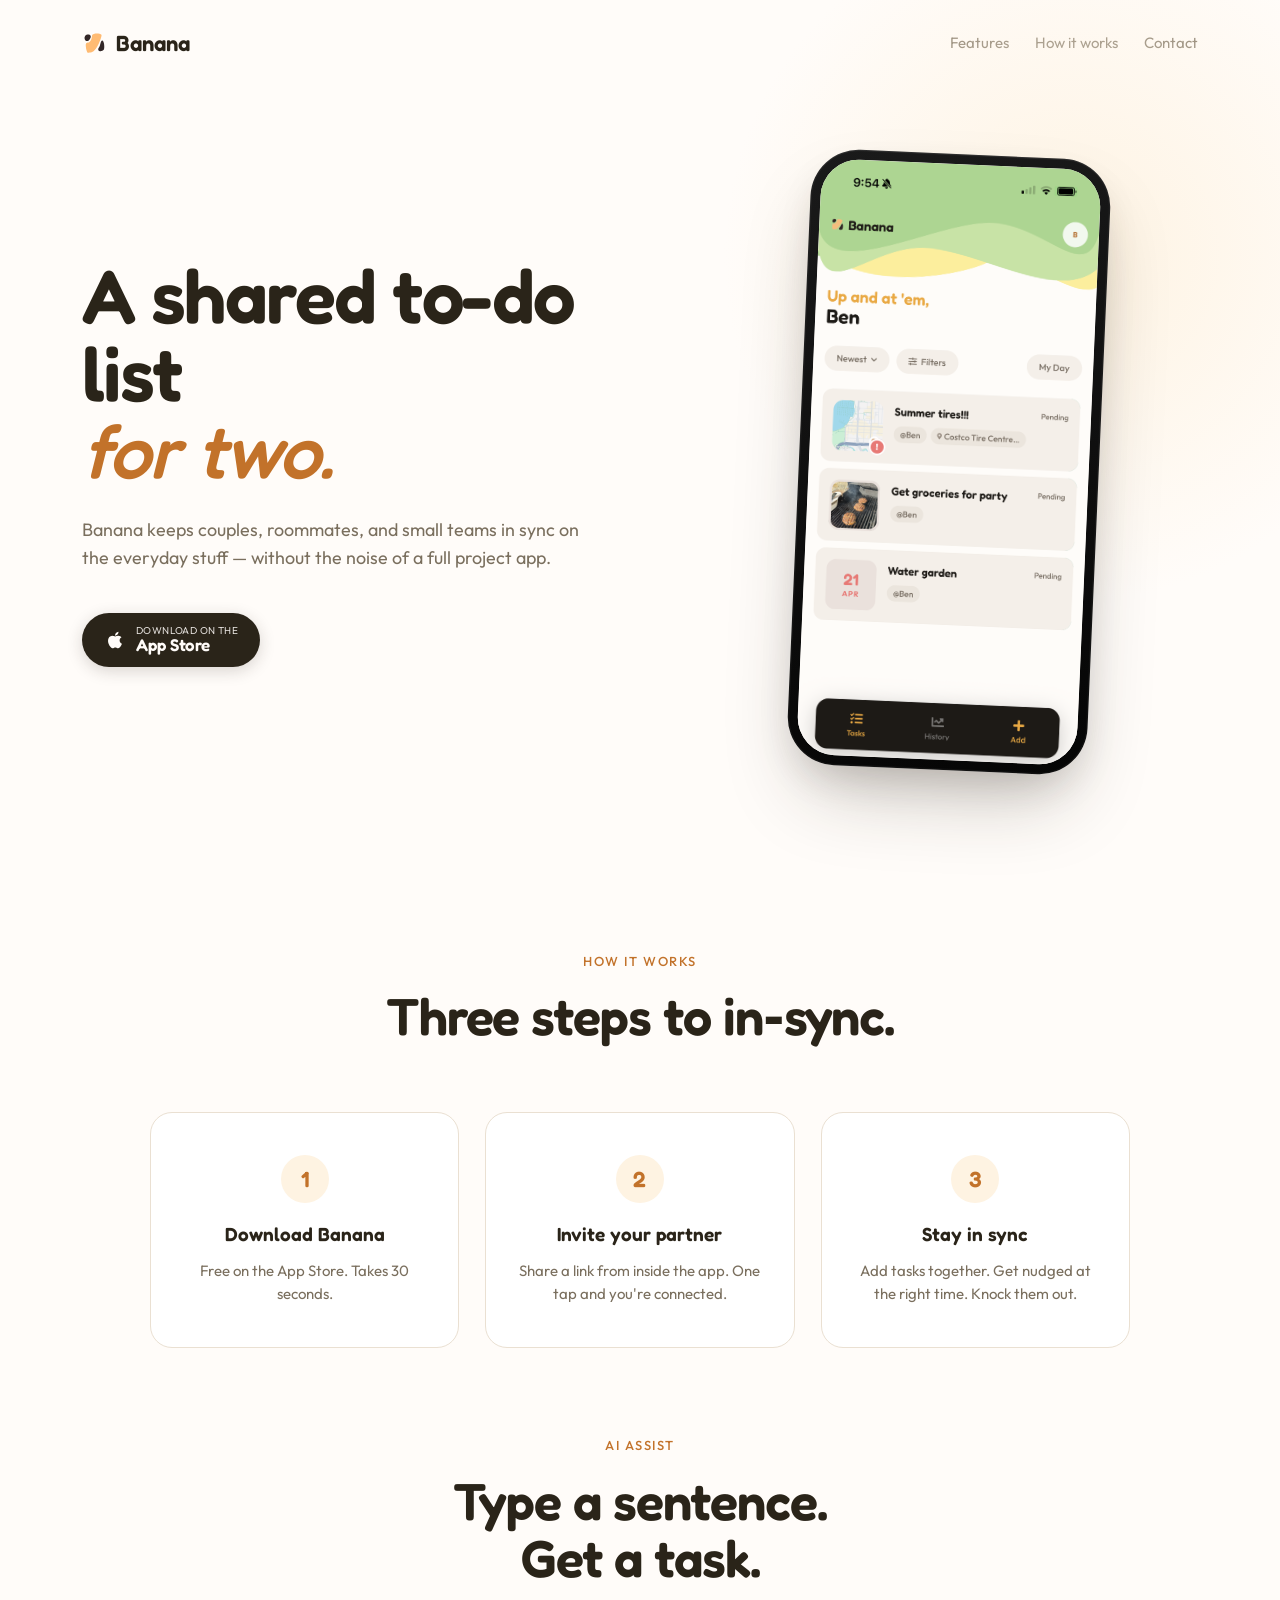
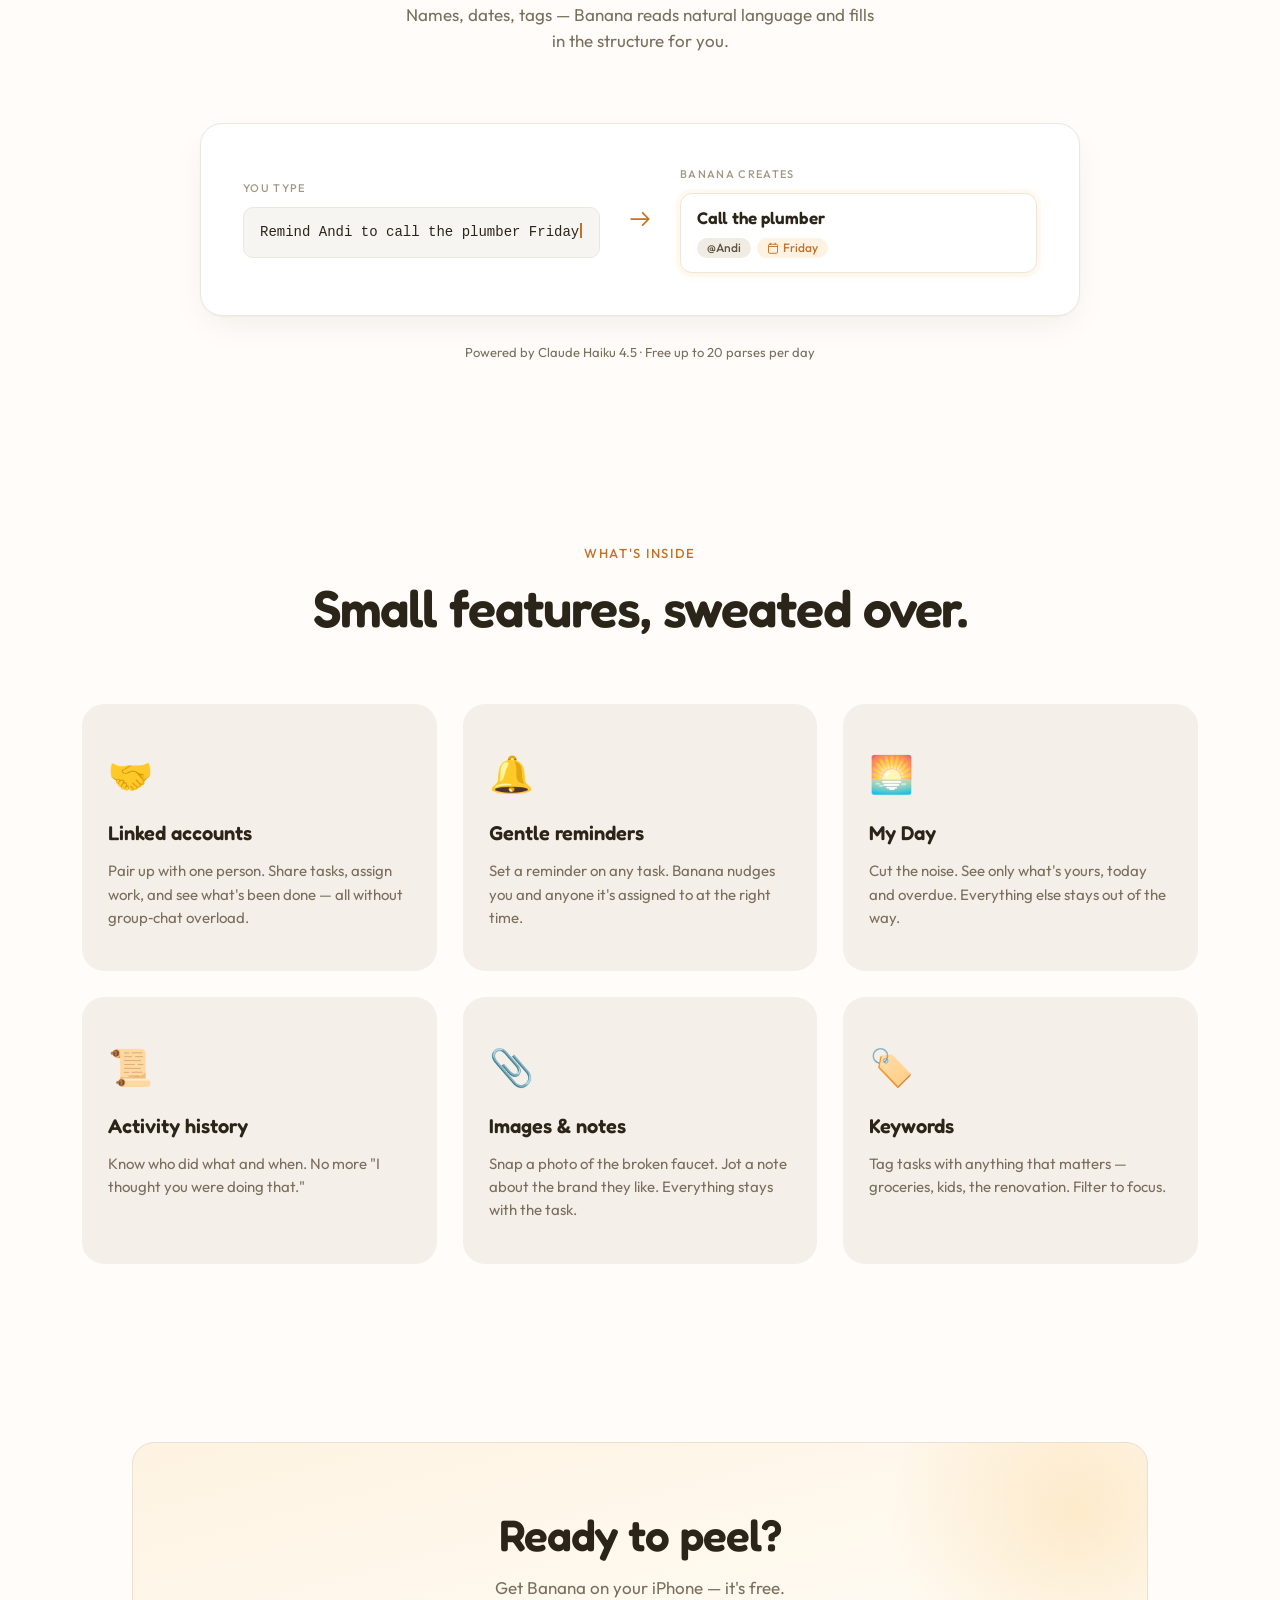
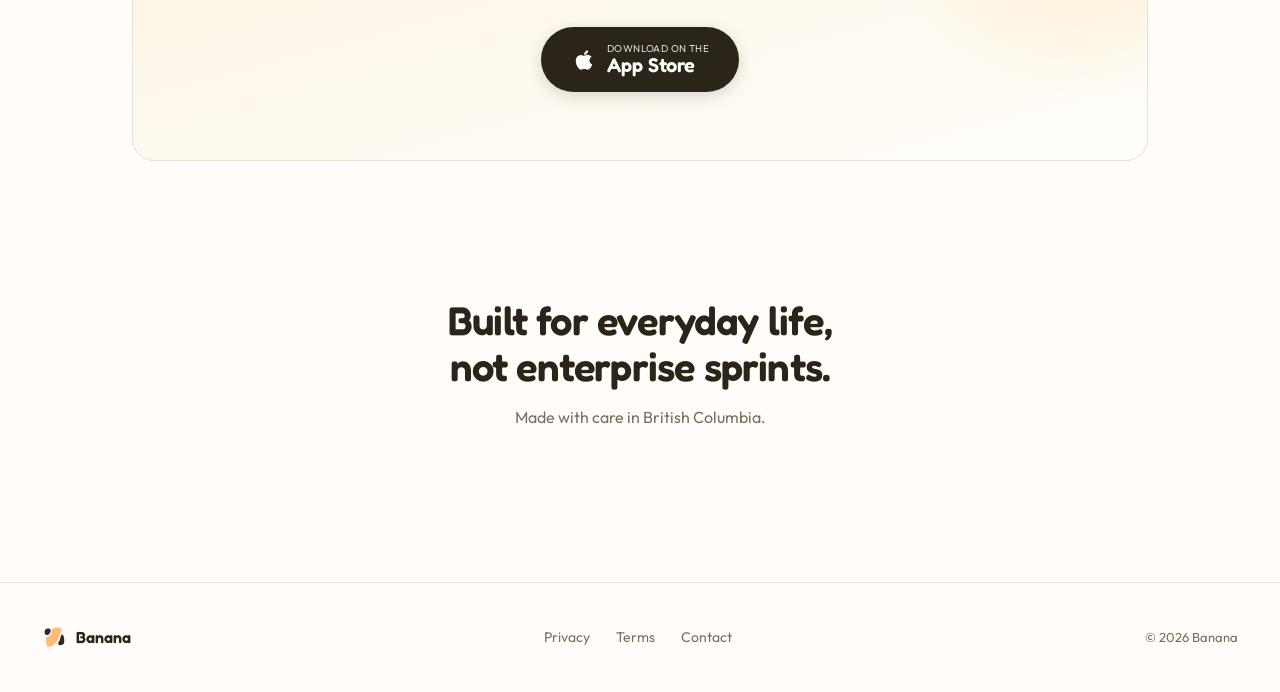
<file: index.html>
<!DOCTYPE html>
<html lang="en">
<head>
  <meta charset="UTF-8" />
  <meta name="viewport" content="width=device-width, initial-scale=1.0" />
  <title>Banana — A shared to-do list for two</title>
  <meta name="description" content="Banana is a beautifully simple shared to-do list for couples, partners, roommates, and small teams. Stay in sync on the everyday stuff — without the noise." />
  <meta property="og:title" content="Banana — A shared to-do list for two" />
  <meta property="og:description" content="Stay in sync on the everyday stuff. Available on the App Store." />
  <meta property="og:url" content="https://usebanana.app" />
  <meta property="og:type" content="website" />
  <meta name="theme-color" content="#FFFCF9" />
  <!-- Favicon: same illustrated banana mark used in the iOS app -->
  <link rel="icon" type="image/svg+xml" href="data:image/svg+xml,%3Csvg xmlns='http://www.w3.org/2000/svg' viewBox='0 0 22 19'%3E%3Cpath d='M3.84729 1.90096C5.08379 0.672387 8.02233 0.627667 8.72485 2.21876C9.20567 3.30773 8.65683 4.21719 7.92525 5.15832C6.97527 6.38041 5.60968 7.41045 4.24709 6.66783C2.71393 5.83223 2.6108 3.12954 3.84729 1.90096Z' fill='%23332727'/%3E%3Cpath d='M18.9584 16.956C17.7219 18.1846 14.7834 18.2293 14.0809 16.6382C13.6 15.5492 14.8221 14.335 15.5537 13.3938C16.5037 12.1718 17.5958 7.56656 18.9584 8.30919C20.4916 9.14478 20.1949 15.7274 18.9584 16.956Z' fill='%23332727'/%3E%3Cpath d='M3.84729 8.73754C4.41001 8.17942 4.98252 8.92725 7 8C9.41572 6.88971 10.0241 2.82731 10.3563 2.03282C11.0272 0.428525 17.3928 1 18.8321 2.90674C19.3701 3.61949 15.7948 10.6101 12.5 14.4285C9.37505 18.05 6.62074 17.9863 4.05188 17.4458C3.16005 17.2582 2.6108 9.96396 3.84729 8.73754Z' fill='%23FFBB73'/%3E%3C/svg%3E" />
  <link rel="preconnect" href="https://fonts.googleapis.com" />
  <link rel="preconnect" href="https://fonts.gstatic.com" crossorigin />
  <link href="https://fonts.googleapis.com/css2?family=Fredoka:wght@500;600;700&family=Outfit:wght@300;400;500;600&display=swap" rel="stylesheet" />
  <link rel="stylesheet" href="styles.css" />
</head>
<body>
  <!-- Shared SVG defs — referenced by <use> below -->
  <svg width="0" height="0" style="position:absolute" aria-hidden="true">
    <defs>
      <symbol id="logo-mark" viewBox="0 0 22 19">
        <path d="M3.84729 1.90096C5.08379 0.672387 8.02233 0.627667 8.72485 2.21876C9.20567 3.30773 8.65683 4.21719 7.92525 5.15832C6.97527 6.38041 5.60968 7.41045 4.24709 6.66783C2.71393 5.83223 2.6108 3.12954 3.84729 1.90096Z" fill="#332727"/>
        <path d="M18.9584 16.956C17.7219 18.1846 14.7834 18.2293 14.0809 16.6382C13.6 15.5492 14.8221 14.335 15.5537 13.3938C16.5037 12.1718 17.5958 7.56656 18.9584 8.30919C20.4916 9.14478 20.1949 15.7274 18.9584 16.956Z" fill="#332727"/>
        <path d="M3.84729 8.73754C4.41001 8.17942 4.98252 8.92725 7 8C9.41572 6.88971 10.0241 2.82731 10.3563 2.03282C11.0272 0.428525 17.3928 1 18.8321 2.90674C19.3701 3.61949 15.7948 10.6101 12.5 14.4285C9.37505 18.05 6.62074 17.9863 4.05188 17.4458C3.16005 17.2582 2.6108 9.96396 3.84729 8.73754Z" fill="#FFBB73"/>
      </symbol>
      <symbol id="apple-logo" viewBox="0 0 24 24">
        <path d="M17.05 20.28c-.98.95-2.05.8-3.08.35-1.09-.46-2.09-.48-3.24 0-1.44.62-2.2.44-3.06-.35C2.79 15.25 3.51 7.59 9.05 7.31c1.35.07 2.29.74 3.08.8 1.18-.24 2.31-.93 3.57-.84 1.51.12 2.65.72 3.4 1.8-3.12 1.87-2.38 5.98.48 7.13-.57 1.5-1.31 2.99-2.54 4.09zM12.03 7.25c-.15-2.23 1.66-4.07 3.74-4.25.29 2.58-2.34 4.5-3.74 4.25z" fill="currentColor"/>
      </symbol>
    </defs>
  </svg>

  <header class="site-header">
    <a class="logo" href="/">
      <svg class="logo-svg" aria-hidden="true"><use href="#logo-mark"/></svg>
      <span class="logo-text">Banana</span>
    </a>
    <nav class="site-nav">
      <a href="#features">Features</a>
      <a href="#how">How it works</a>
      <a href="mailto:help@usebanana.app">Contact</a>
    </nav>
  </header>

  <main>
    <!-- ============== HERO ============== -->
    <section class="hero">
      <div class="hero-layout">
        <div class="hero-text">
          <h1 class="hero-title">
            A shared to-do list<br />
            <span class="hero-accent">for two.</span>
          </h1>
          <p class="hero-sub">
            Banana keeps couples, roommates, and small teams in sync on the everyday stuff — without the noise of a full project app.
          </p>
          <div class="hero-cta">
            <a class="btn btn-primary" href="https://apps.apple.com/app/id6761231329" target="_blank" rel="noopener">
              <svg class="btn-icon" aria-hidden="true"><use href="#apple-logo"/></svg>
              <span class="btn-label">
                <span class="btn-tiny">Download on the</span>
                <span class="btn-big">App Store</span>
              </span>
            </a>
          </div>
        </div>
        <div class="hero-visual reveal">
          <div class="phone-frame">
            <div class="phone-screen">
              <img src="phone-screenshot.png" alt="Banana home screen showing three shared tasks: Summer tires, Get groceries for party, and Water garden." />
            </div>
          </div>
        </div>
      </div>
      <div class="hero-glow" aria-hidden="true"></div>
    </section>

    <!-- ============== HOW IT WORKS ============== -->
    <section id="how" class="steps">
      <div class="section-header">
        <span class="eyebrow">How it works</span>
        <h2>Three steps to in&#8209;sync.</h2>
      </div>
      <div class="steps-grid">
        <div class="step-card reveal">
          <div class="step-number">1</div>
          <h3>Download Banana</h3>
          <p>Free on the App Store. Takes 30 seconds.</p>
        </div>
        <div class="step-card reveal">
          <div class="step-number">2</div>
          <h3>Invite your partner</h3>
          <p>Share a link from inside the app. One tap and you're connected.</p>
        </div>
        <div class="step-card reveal">
          <div class="step-number">3</div>
          <h3>Stay in sync</h3>
          <p>Add tasks together. Get nudged at the right time. Knock them out.</p>
        </div>
      </div>
    </section>

    <!-- ============== PARSER SHOWCASE ============== -->
    <section id="parser" class="parser-showcase">
      <div class="section-header">
        <span class="eyebrow">AI Assist</span>
        <h2>Type a sentence.<br />Get a task.</h2>
        <p class="section-sub">Names, dates, tags — Banana reads natural language and fills in the structure for you.</p>
      </div>
      <div class="parser-demo reveal">
        <div class="demo-cell demo-cell-input">
          <div class="demo-label">You type</div>
          <div class="demo-input-box">
            <span class="demo-input-text">Remind Andi to call the plumber Friday</span><span class="demo-cursor" aria-hidden="true"></span>
          </div>
        </div>
        <div class="demo-arrow" aria-hidden="true">
          <svg viewBox="0 0 32 32" fill="none" xmlns="http://www.w3.org/2000/svg">
            <path d="M6 16h20m0 0l-7-7m7 7l-7 7" stroke="currentColor" stroke-width="2" stroke-linecap="round" stroke-linejoin="round"/>
          </svg>
        </div>
        <div class="demo-cell demo-cell-output">
          <div class="demo-label">Banana creates</div>
          <div class="demo-task-card">
            <div class="demo-task-title">Call the plumber</div>
            <div class="demo-task-meta">
              <span class="demo-chip demo-chip-assignee">@Andi</span>
              <span class="demo-chip demo-chip-date">
                <svg class="demo-chip-icon" viewBox="0 0 16 16" fill="none"><path d="M5 1.5v2M11 1.5v2M2 6h12M3.5 3h9a1.5 1.5 0 0 1 1.5 1.5v9A1.5 1.5 0 0 1 12.5 15h-9A1.5 1.5 0 0 1 2 13.5v-9A1.5 1.5 0 0 1 3.5 3z" stroke="currentColor" stroke-width="1.25" stroke-linecap="round"/></svg>
                Friday
              </span>
            </div>
          </div>
        </div>
      </div>
      <p class="parser-footnote">Powered by Claude Haiku 4.5 · Free up to 20 parses per day</p>
    </section>

    <!-- ============== FEATURES ============== -->
    <section id="features" class="features">
      <div class="section-header">
        <span class="eyebrow">What's inside</span>
        <h2>Small features, sweated over.</h2>
      </div>
      <div class="feature-grid">
        <article class="feature-card reveal">
          <div class="feature-icon">🤝</div>
          <h3>Linked accounts</h3>
          <p>Pair up with one person. Share tasks, assign work, and see what's been done — all without group&#8209;chat overload.</p>
        </article>
        <article class="feature-card reveal">
          <div class="feature-icon">🔔</div>
          <h3>Gentle reminders</h3>
          <p>Set a reminder on any task. Banana nudges you and anyone it's assigned to at the right time.</p>
        </article>
        <article class="feature-card reveal">
          <div class="feature-icon">🌅</div>
          <h3>My Day</h3>
          <p>Cut the noise. See only what's yours, today and overdue. Everything else stays out of the way.</p>
        </article>
        <article class="feature-card reveal">
          <div class="feature-icon">📜</div>
          <h3>Activity history</h3>
          <p>Know who did what and when. No more "I thought you were doing that."</p>
        </article>
        <article class="feature-card reveal">
          <div class="feature-icon">📎</div>
          <h3>Images & notes</h3>
          <p>Snap a photo of the broken faucet. Jot a note about the brand they like. Everything stays with the task.</p>
        </article>
        <article class="feature-card reveal">
          <div class="feature-icon">🏷️</div>
          <h3>Keywords</h3>
          <p>Tag tasks with anything that matters — groceries, kids, the renovation. Filter to focus.</p>
        </article>
      </div>
    </section>

    <!-- ============== CTA BANNER ============== -->
    <section class="cta-banner reveal">
      <div class="cta-inner">
        <h2>Ready to peel?</h2>
        <p>Get Banana on your iPhone — it's free.</p>
        <a class="btn btn-primary btn-lg" href="https://apps.apple.com/app/id6761231329" target="_blank" rel="noopener">
          <svg class="btn-icon" aria-hidden="true"><use href="#apple-logo"/></svg>
          <span class="btn-label">
            <span class="btn-tiny">Download on the</span>
            <span class="btn-big">App Store</span>
          </span>
        </a>
      </div>
    </section>

    <!-- ============== CLOSING ============== -->
    <section class="closing">
      <div class="closing-inner">
        <h2>Built for everyday life,<br />not enterprise sprints.</h2>
        <p>Made with care in British Columbia.</p>
      </div>
    </section>
  </main>

  <footer class="site-footer">
    <div class="footer-inner">
      <div class="footer-brand">
        <svg class="logo-svg" aria-hidden="true"><use href="#logo-mark"/></svg>
        <span>Banana</span>
      </div>
      <nav class="footer-nav">
        <a href="/privacy.html">Privacy</a>
        <a href="/terms.html">Terms</a>
        <a href="mailto:help@usebanana.app">Contact</a>
      </nav>
      <div class="footer-meta">© 2026 Banana</div>
    </div>
  </footer>

  <!-- Reveal-on-scroll. Respects prefers-reduced-motion (CSS gate). -->
  <script>
    (function () {
      var reduced = window.matchMedia && window.matchMedia('(prefers-reduced-motion: reduce)').matches;
      var els = document.querySelectorAll('.reveal');
      if (reduced || !('IntersectionObserver' in window)) {
        els.forEach(function (el) { el.classList.add('is-visible'); });
        return;
      }
      var obs = new IntersectionObserver(function (entries) {
        entries.forEach(function (e) {
          if (e.isIntersecting) {
            e.target.classList.add('is-visible');
            obs.unobserve(e.target);
          }
        });
      }, { rootMargin: '0px 0px -8% 0px', threshold: 0.05 });
      els.forEach(function (el) { obs.observe(el); });
    })();
  </script>
</body>
</html>
</file>
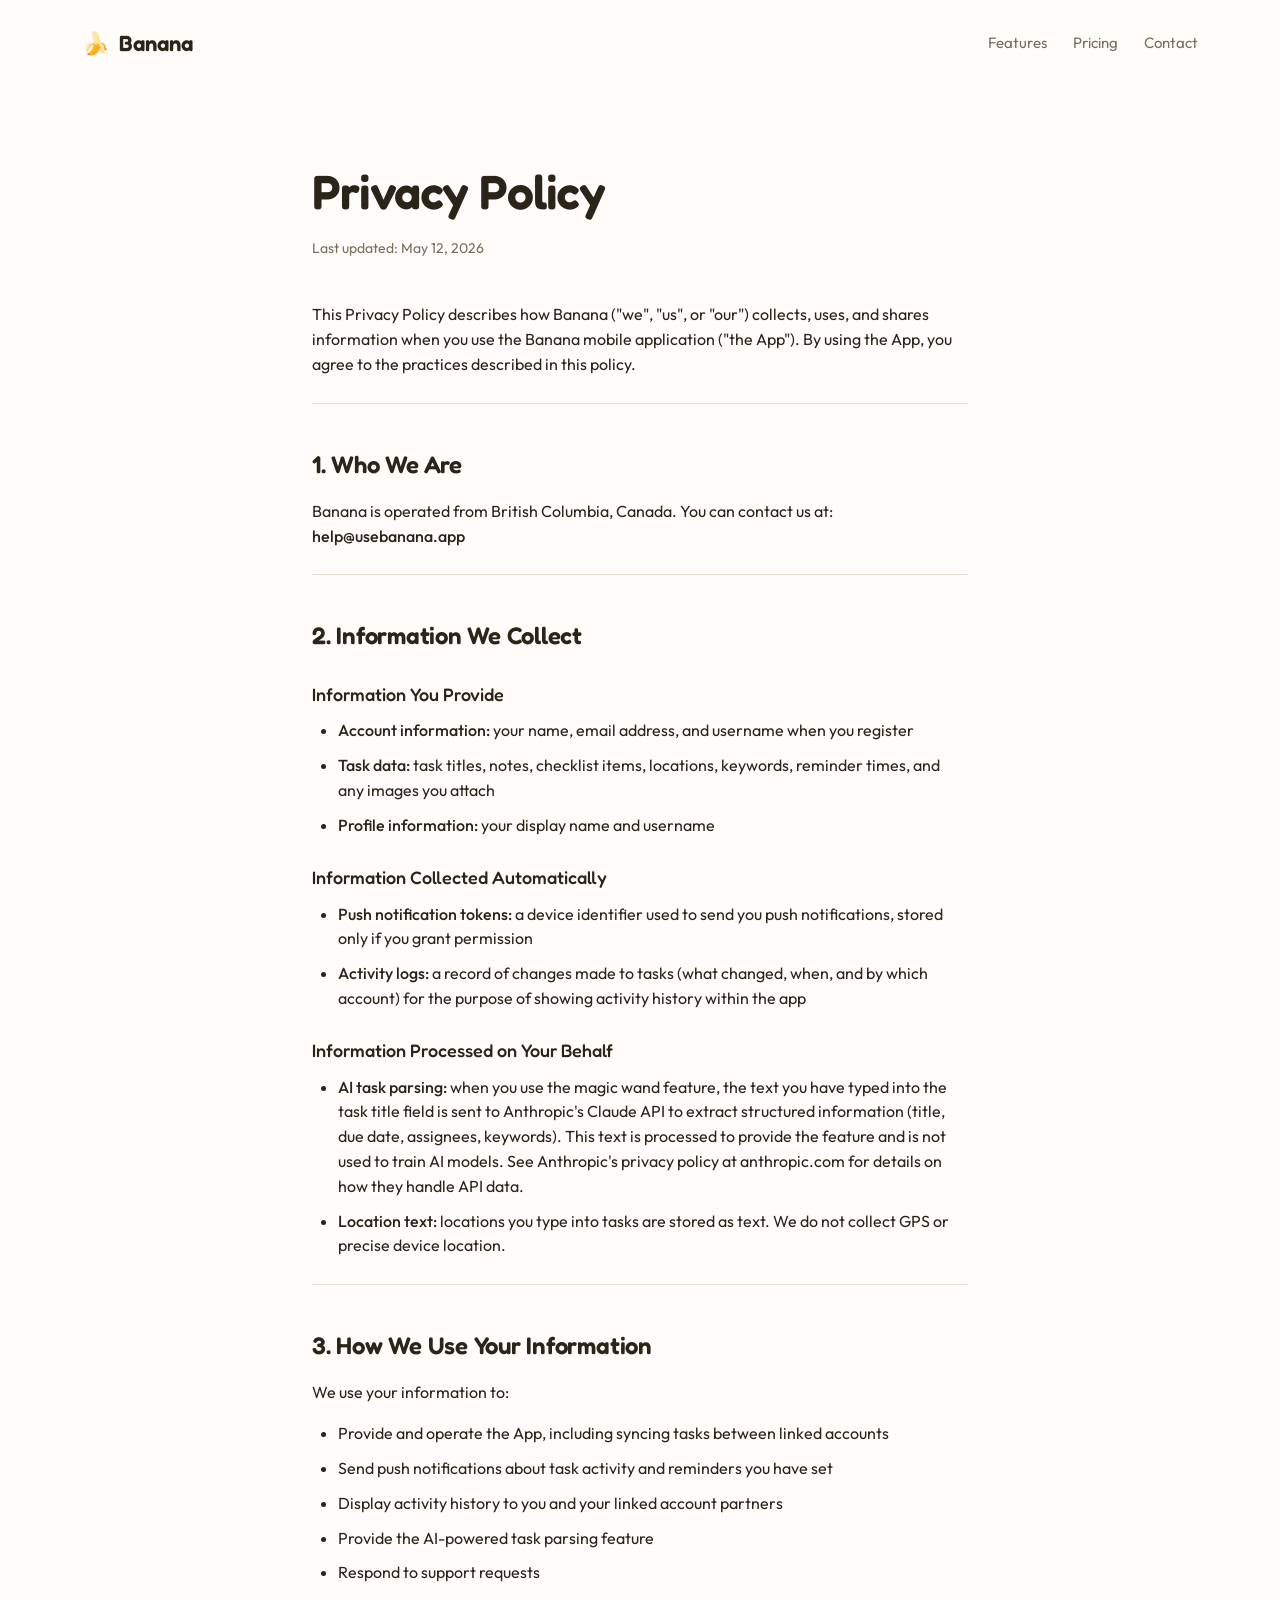
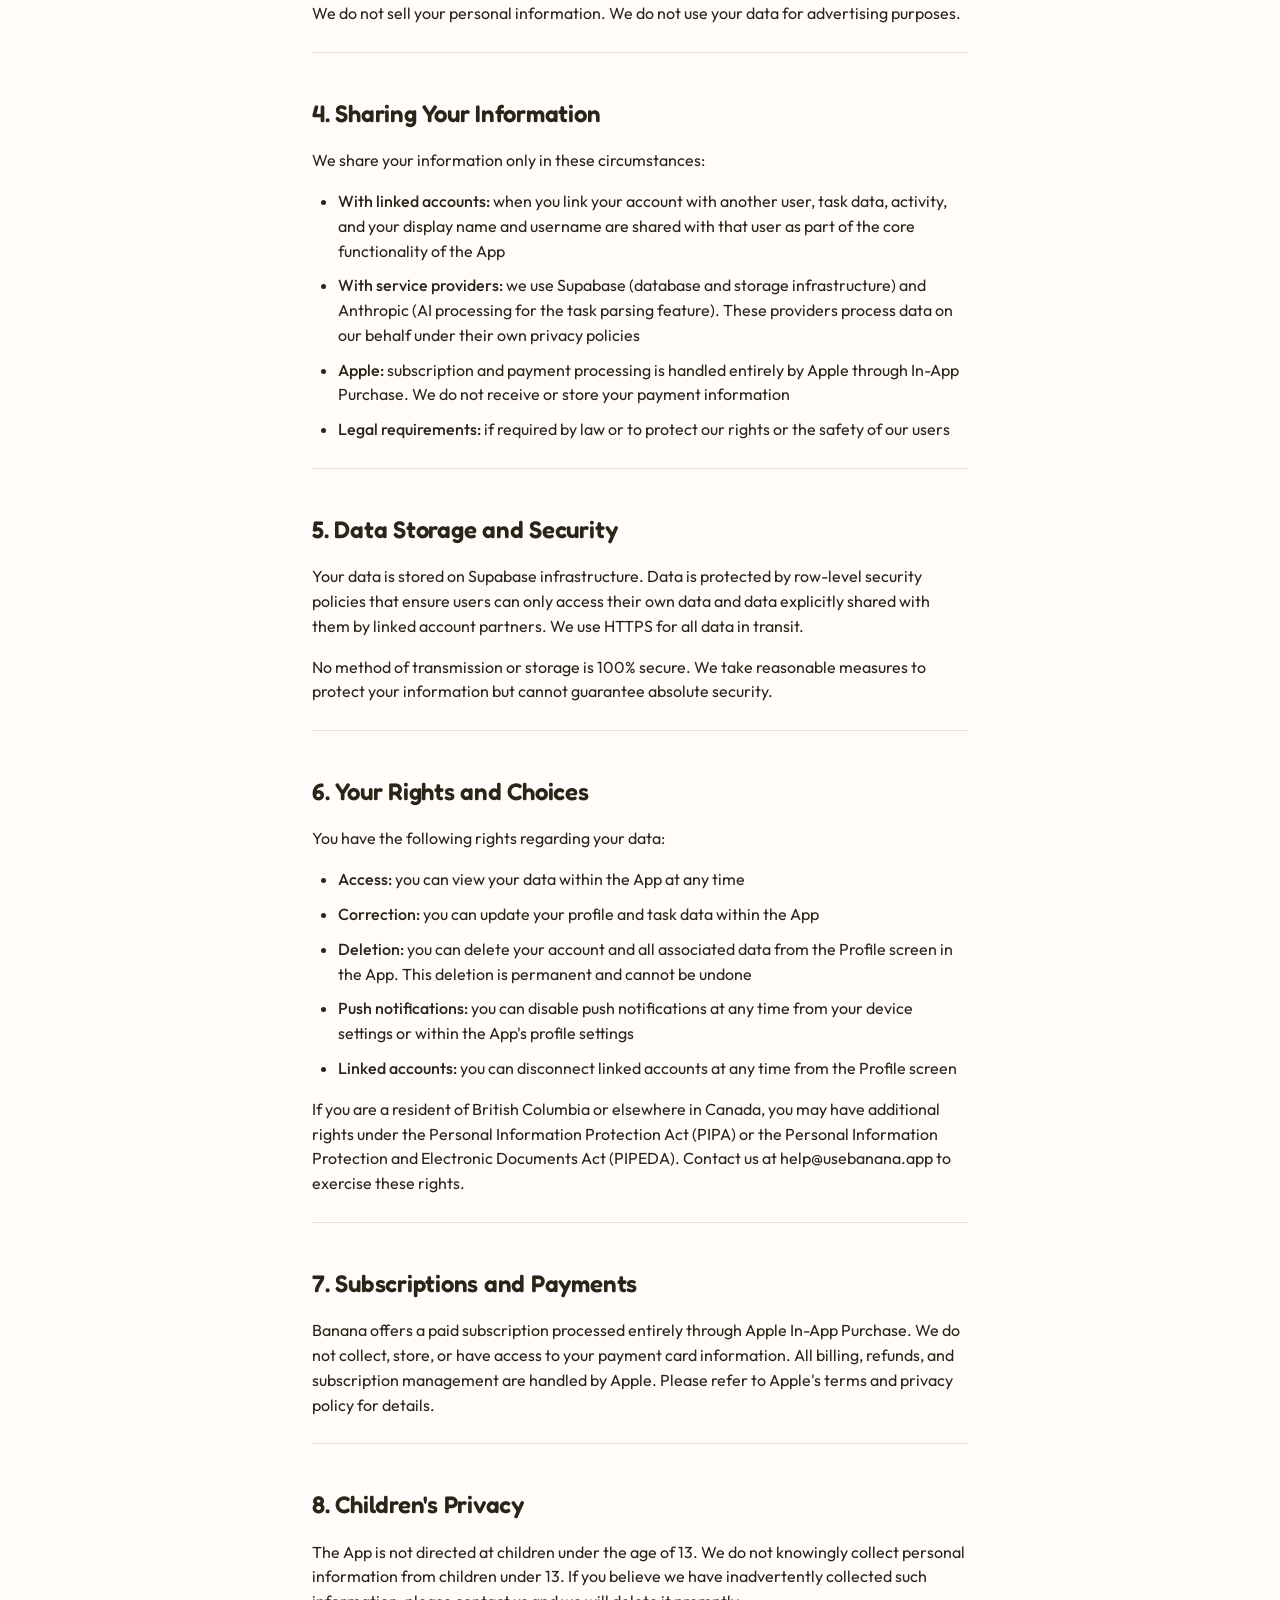
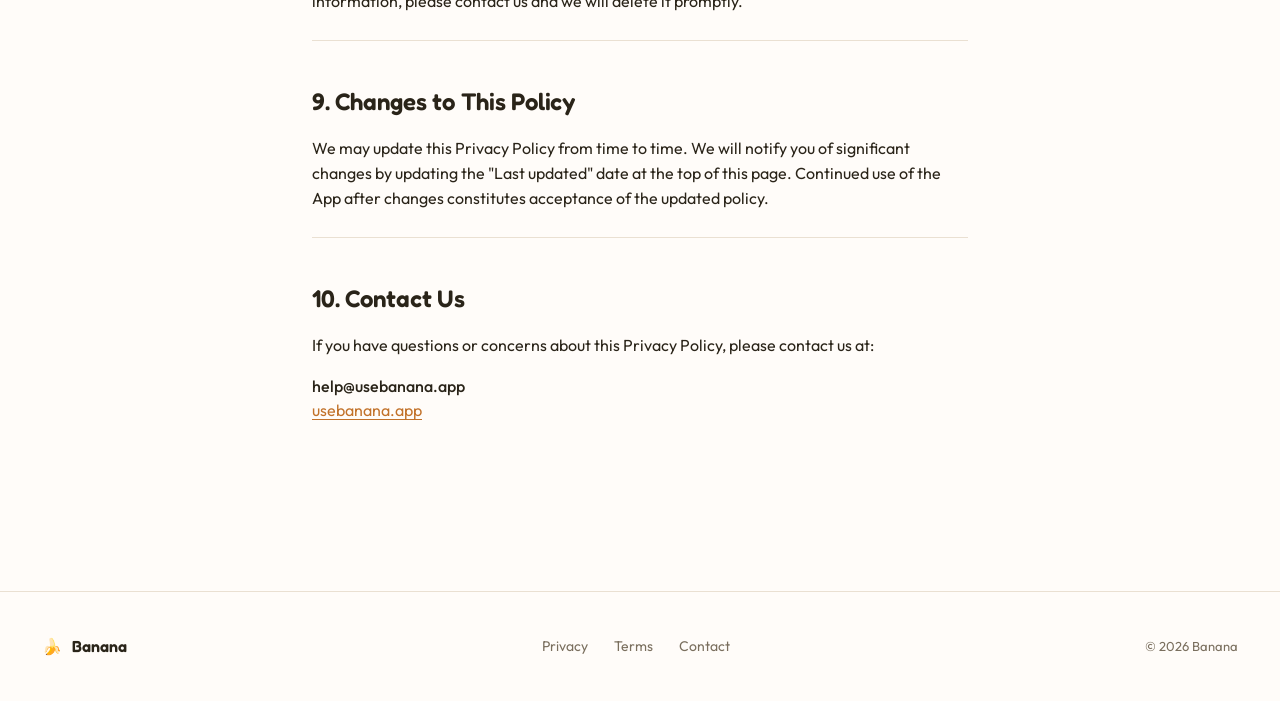
<file: privacy.html>
<!DOCTYPE html>
<html lang="en">
<head>
  <meta charset="UTF-8" />
  <meta name="viewport" content="width=device-width, initial-scale=1.0" />
  <title>Privacy Policy — Banana</title>
  <meta name="description" content="Banana's privacy policy: what we collect, how we use it, and your rights." />
  <link rel="icon" href="data:image/svg+xml,%3Csvg xmlns='http://www.w3.org/2000/svg' viewBox='0 0 100 100'%3E%3Ctext y='.9em' font-size='90'%3E🍌%3C/text%3E%3C/svg%3E" />
  <link rel="preconnect" href="https://fonts.googleapis.com" />
  <link rel="preconnect" href="https://fonts.gstatic.com" crossorigin />
  <link href="https://fonts.googleapis.com/css2?family=Fredoka:wght@500;600;700&family=Outfit:wght@300;400;500;600&display=swap" rel="stylesheet" />
  <link rel="stylesheet" href="styles.css" />
</head>
<body>
  <header class="site-header">
    <a class="logo" href="/">
      <span class="logo-mark" aria-hidden="true">🍌</span>
      <span class="logo-text">Banana</span>
    </a>
    <nav class="site-nav">
      <a href="/#features">Features</a>
      <a href="/#pricing">Pricing</a>
      <a href="mailto:help@usebanana.app">Contact</a>
    </nav>
  </header>

  <main class="legal-page">
    <h1>Privacy Policy</h1>
    <div class="legal-meta">Last updated: May 12, 2026</div>

    <p>This Privacy Policy describes how Banana ("we", "us", or "our") collects, uses, and shares information when you use the Banana mobile application ("the App"). By using the App, you agree to the practices described in this policy.</p>

    <hr />

    <h2>1. Who We Are</h2>
    <p>Banana is operated from British Columbia, Canada. You can contact us at: <strong>help@usebanana.app</strong></p>

    <hr />

    <h2>2. Information We Collect</h2>

    <h3>Information You Provide</h3>
    <ul>
      <li><strong>Account information:</strong> your name, email address, and username when you register</li>
      <li><strong>Task data:</strong> task titles, notes, checklist items, locations, keywords, reminder times, and any images you attach</li>
      <li><strong>Profile information:</strong> your display name and username</li>
    </ul>

    <h3>Information Collected Automatically</h3>
    <ul>
      <li><strong>Push notification tokens:</strong> a device identifier used to send you push notifications, stored only if you grant permission</li>
      <li><strong>Activity logs:</strong> a record of changes made to tasks (what changed, when, and by which account) for the purpose of showing activity history within the app</li>
    </ul>

    <h3>Information Processed on Your Behalf</h3>
    <ul>
      <li><strong>AI task parsing:</strong> when you use the magic wand feature, the text you have typed into the task title field is sent to Anthropic's Claude API to extract structured information (title, due date, assignees, keywords). This text is processed to provide the feature and is not used to train AI models. See Anthropic's privacy policy at anthropic.com for details on how they handle API data.</li>
      <li><strong>Location text:</strong> locations you type into tasks are stored as text. We do not collect GPS or precise device location.</li>
    </ul>

    <hr />

    <h2>3. How We Use Your Information</h2>
    <p>We use your information to:</p>
    <ul>
      <li>Provide and operate the App, including syncing tasks between linked accounts</li>
      <li>Send push notifications about task activity and reminders you have set</li>
      <li>Display activity history to you and your linked account partners</li>
      <li>Provide the AI-powered task parsing feature</li>
      <li>Respond to support requests</li>
    </ul>
    <p>We do not sell your personal information. We do not use your data for advertising purposes.</p>

    <hr />

    <h2>4. Sharing Your Information</h2>
    <p>We share your information only in these circumstances:</p>
    <ul>
      <li><strong>With linked accounts:</strong> when you link your account with another user, task data, activity, and your display name and username are shared with that user as part of the core functionality of the App</li>
      <li><strong>With service providers:</strong> we use Supabase (database and storage infrastructure) and Anthropic (AI processing for the task parsing feature). These providers process data on our behalf under their own privacy policies</li>
      <li><strong>Apple:</strong> subscription and payment processing is handled entirely by Apple through In-App Purchase. We do not receive or store your payment information</li>
      <li><strong>Legal requirements:</strong> if required by law or to protect our rights or the safety of our users</li>
    </ul>

    <hr />

    <h2>5. Data Storage and Security</h2>
    <p>Your data is stored on Supabase infrastructure. Data is protected by row-level security policies that ensure users can only access their own data and data explicitly shared with them by linked account partners. We use HTTPS for all data in transit.</p>
    <p>No method of transmission or storage is 100% secure. We take reasonable measures to protect your information but cannot guarantee absolute security.</p>

    <hr />

    <h2>6. Your Rights and Choices</h2>
    <p>You have the following rights regarding your data:</p>
    <ul>
      <li><strong>Access:</strong> you can view your data within the App at any time</li>
      <li><strong>Correction:</strong> you can update your profile and task data within the App</li>
      <li><strong>Deletion:</strong> you can delete your account and all associated data from the Profile screen in the App. This deletion is permanent and cannot be undone</li>
      <li><strong>Push notifications:</strong> you can disable push notifications at any time from your device settings or within the App's profile settings</li>
      <li><strong>Linked accounts:</strong> you can disconnect linked accounts at any time from the Profile screen</li>
    </ul>
    <p>If you are a resident of British Columbia or elsewhere in Canada, you may have additional rights under the Personal Information Protection Act (PIPA) or the Personal Information Protection and Electronic Documents Act (PIPEDA). Contact us at help@usebanana.app to exercise these rights.</p>

    <hr />

    <h2>7. Subscriptions and Payments</h2>
    <p>Banana offers a paid subscription processed entirely through Apple In-App Purchase. We do not collect, store, or have access to your payment card information. All billing, refunds, and subscription management are handled by Apple. Please refer to Apple's terms and privacy policy for details.</p>

    <hr />

    <h2>8. Children's Privacy</h2>
    <p>The App is not directed at children under the age of 13. We do not knowingly collect personal information from children under 13. If you believe we have inadvertently collected such information, please contact us and we will delete it promptly.</p>

    <hr />

    <h2>9. Changes to This Policy</h2>
    <p>We may update this Privacy Policy from time to time. We will notify you of significant changes by updating the "Last updated" date at the top of this page. Continued use of the App after changes constitutes acceptance of the updated policy.</p>

    <hr />

    <h2>10. Contact Us</h2>
    <p>If you have questions or concerns about this Privacy Policy, please contact us at:</p>
    <p>
      <strong>help@usebanana.app</strong><br />
      <a href="https://usebanana.app">usebanana.app</a>
    </p>
  </main>

  <footer class="site-footer">
    <div class="footer-inner">
      <div class="footer-brand">
        <span class="logo-mark" aria-hidden="true">🍌</span>
        <span>Banana</span>
      </div>
      <nav class="footer-nav">
        <a href="/privacy.html">Privacy</a>
        <a href="/terms.html">Terms</a>
        <a href="mailto:help@usebanana.app">Contact</a>
      </nav>
      <div class="footer-meta">© 2026 Banana</div>
    </div>
  </footer>
</body>
</html>
</file>
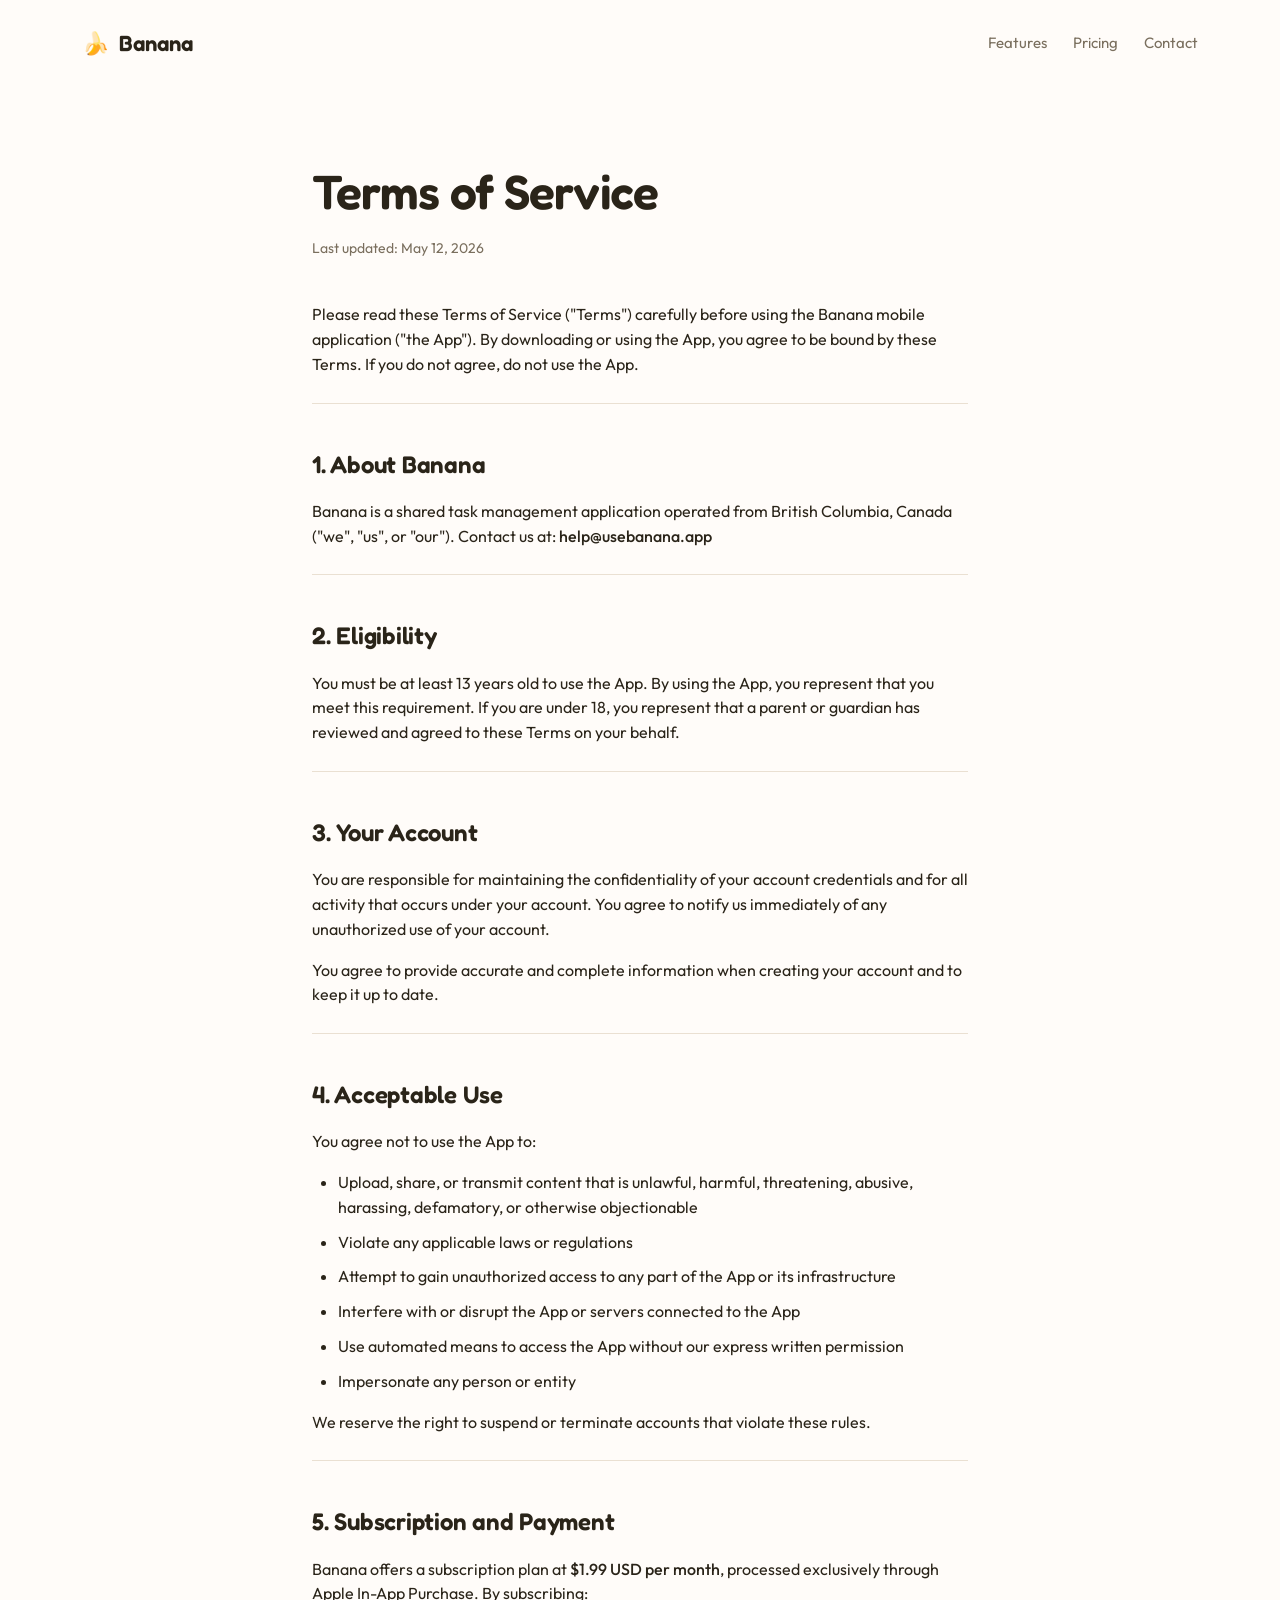
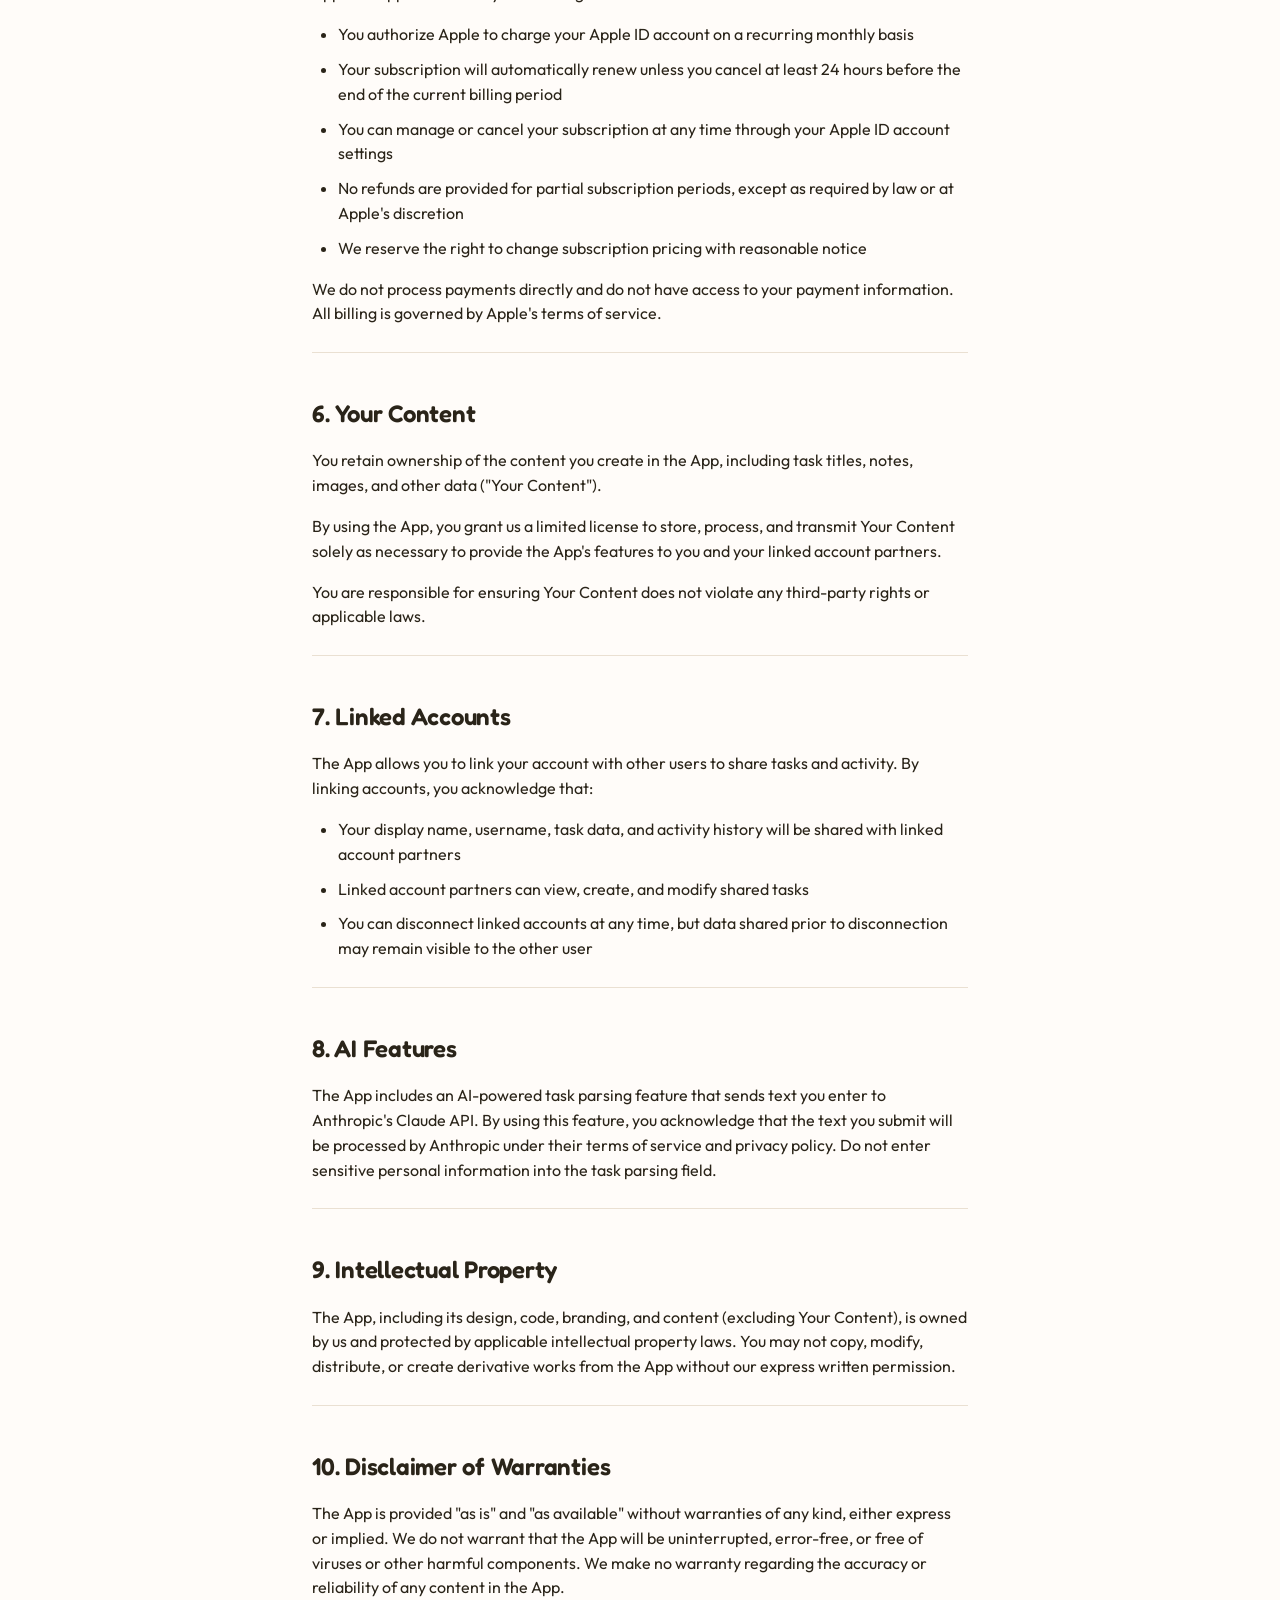
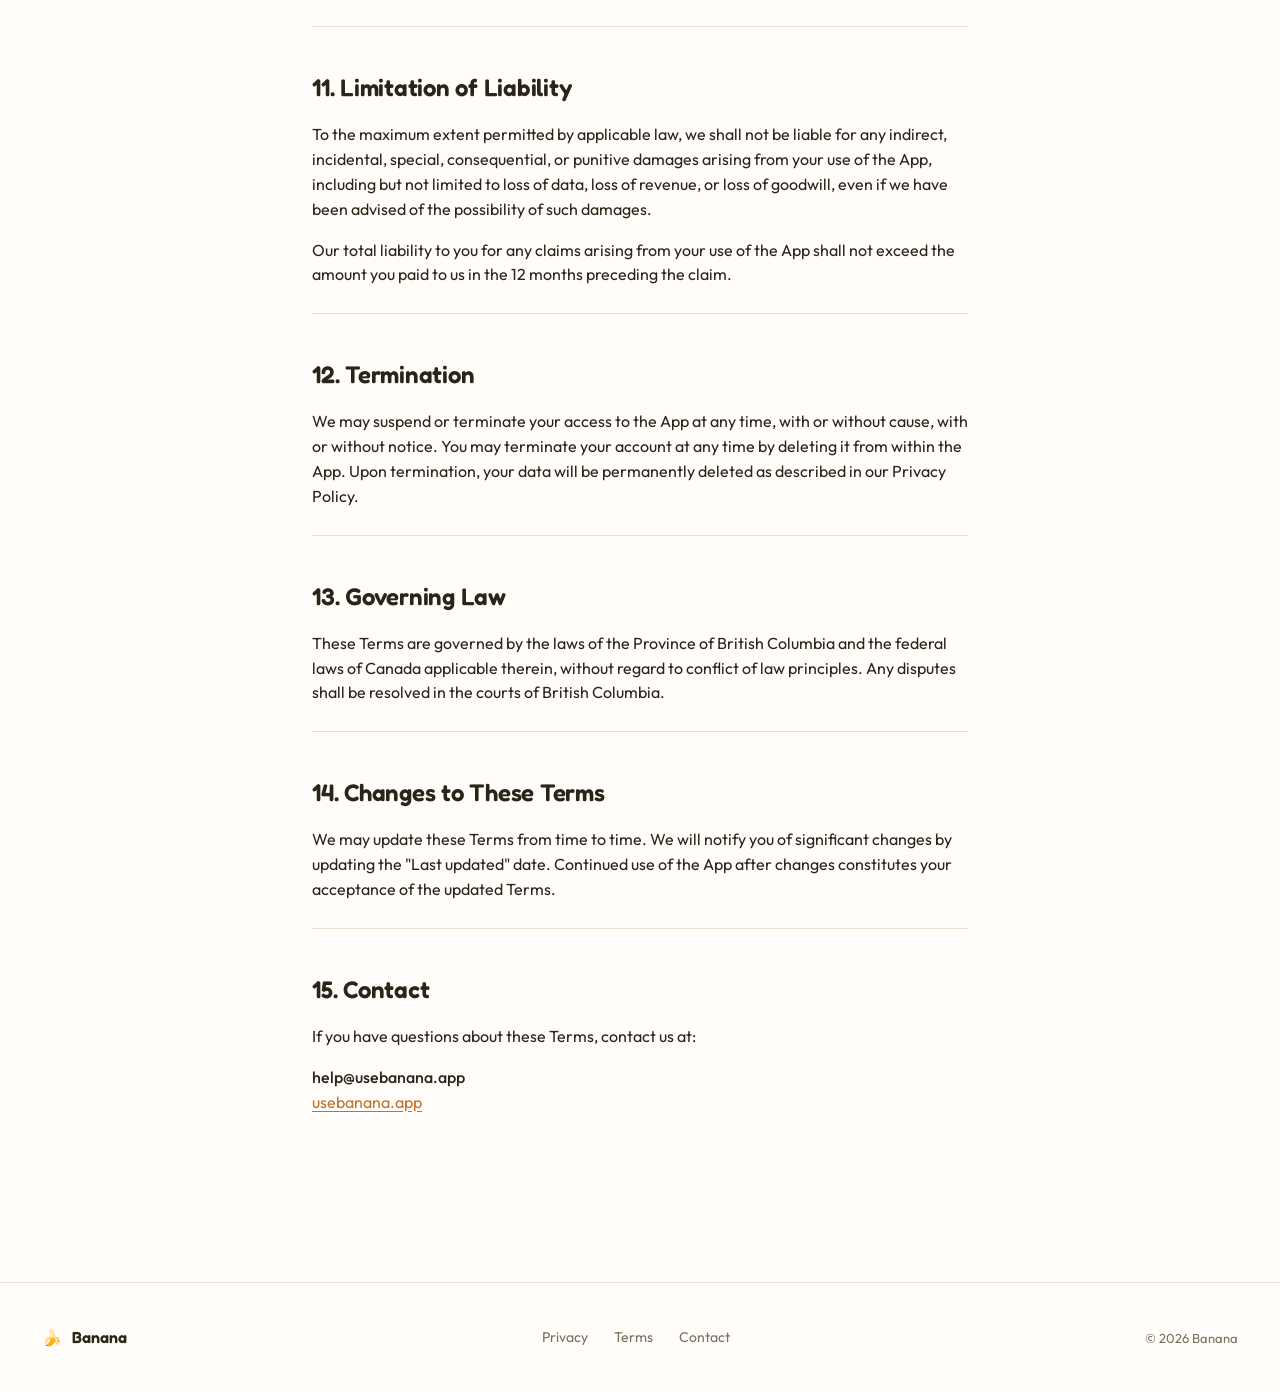
<file: terms.html>
<!DOCTYPE html>
<html lang="en">
<head>
  <meta charset="UTF-8" />
  <meta name="viewport" content="width=device-width, initial-scale=1.0" />
  <title>Terms of Service — Banana</title>
  <meta name="description" content="Banana's terms of service: the rules for using the app and the subscription." />
  <link rel="icon" href="data:image/svg+xml,%3Csvg xmlns='http://www.w3.org/2000/svg' viewBox='0 0 100 100'%3E%3Ctext y='.9em' font-size='90'%3E🍌%3C/text%3E%3C/svg%3E" />
  <link rel="preconnect" href="https://fonts.googleapis.com" />
  <link rel="preconnect" href="https://fonts.gstatic.com" crossorigin />
  <link href="https://fonts.googleapis.com/css2?family=Fredoka:wght@500;600;700&family=Outfit:wght@300;400;500;600&display=swap" rel="stylesheet" />
  <link rel="stylesheet" href="styles.css" />
</head>
<body>
  <header class="site-header">
    <a class="logo" href="/">
      <span class="logo-mark" aria-hidden="true">🍌</span>
      <span class="logo-text">Banana</span>
    </a>
    <nav class="site-nav">
      <a href="/#features">Features</a>
      <a href="/#pricing">Pricing</a>
      <a href="mailto:help@usebanana.app">Contact</a>
    </nav>
  </header>

  <main class="legal-page">
    <h1>Terms of Service</h1>
    <div class="legal-meta">Last updated: May 12, 2026</div>

    <p>Please read these Terms of Service ("Terms") carefully before using the Banana mobile application ("the App"). By downloading or using the App, you agree to be bound by these Terms. If you do not agree, do not use the App.</p>

    <hr />

    <h2>1. About Banana</h2>
    <p>Banana is a shared task management application operated from British Columbia, Canada ("we", "us", or "our"). Contact us at: <strong>help@usebanana.app</strong></p>

    <hr />

    <h2>2. Eligibility</h2>
    <p>You must be at least 13 years old to use the App. By using the App, you represent that you meet this requirement. If you are under 18, you represent that a parent or guardian has reviewed and agreed to these Terms on your behalf.</p>

    <hr />

    <h2>3. Your Account</h2>
    <p>You are responsible for maintaining the confidentiality of your account credentials and for all activity that occurs under your account. You agree to notify us immediately of any unauthorized use of your account.</p>
    <p>You agree to provide accurate and complete information when creating your account and to keep it up to date.</p>

    <hr />

    <h2>4. Acceptable Use</h2>
    <p>You agree not to use the App to:</p>
    <ul>
      <li>Upload, share, or transmit content that is unlawful, harmful, threatening, abusive, harassing, defamatory, or otherwise objectionable</li>
      <li>Violate any applicable laws or regulations</li>
      <li>Attempt to gain unauthorized access to any part of the App or its infrastructure</li>
      <li>Interfere with or disrupt the App or servers connected to the App</li>
      <li>Use automated means to access the App without our express written permission</li>
      <li>Impersonate any person or entity</li>
    </ul>
    <p>We reserve the right to suspend or terminate accounts that violate these rules.</p>

    <hr />

    <h2>5. Subscription and Payment</h2>
    <p>Banana offers a subscription plan at <strong>$1.99 USD per month</strong>, processed exclusively through Apple In-App Purchase. By subscribing:</p>
    <ul>
      <li>You authorize Apple to charge your Apple ID account on a recurring monthly basis</li>
      <li>Your subscription will automatically renew unless you cancel at least 24 hours before the end of the current billing period</li>
      <li>You can manage or cancel your subscription at any time through your Apple ID account settings</li>
      <li>No refunds are provided for partial subscription periods, except as required by law or at Apple's discretion</li>
      <li>We reserve the right to change subscription pricing with reasonable notice</li>
    </ul>
    <p>We do not process payments directly and do not have access to your payment information. All billing is governed by Apple's terms of service.</p>

    <hr />

    <h2>6. Your Content</h2>
    <p>You retain ownership of the content you create in the App, including task titles, notes, images, and other data ("Your Content").</p>
    <p>By using the App, you grant us a limited license to store, process, and transmit Your Content solely as necessary to provide the App's features to you and your linked account partners.</p>
    <p>You are responsible for ensuring Your Content does not violate any third-party rights or applicable laws.</p>

    <hr />

    <h2>7. Linked Accounts</h2>
    <p>The App allows you to link your account with other users to share tasks and activity. By linking accounts, you acknowledge that:</p>
    <ul>
      <li>Your display name, username, task data, and activity history will be shared with linked account partners</li>
      <li>Linked account partners can view, create, and modify shared tasks</li>
      <li>You can disconnect linked accounts at any time, but data shared prior to disconnection may remain visible to the other user</li>
    </ul>

    <hr />

    <h2>8. AI Features</h2>
    <p>The App includes an AI-powered task parsing feature that sends text you enter to Anthropic's Claude API. By using this feature, you acknowledge that the text you submit will be processed by Anthropic under their terms of service and privacy policy. Do not enter sensitive personal information into the task parsing field.</p>

    <hr />

    <h2>9. Intellectual Property</h2>
    <p>The App, including its design, code, branding, and content (excluding Your Content), is owned by us and protected by applicable intellectual property laws. You may not copy, modify, distribute, or create derivative works from the App without our express written permission.</p>

    <hr />

    <h2>10. Disclaimer of Warranties</h2>
    <p>The App is provided "as is" and "as available" without warranties of any kind, either express or implied. We do not warrant that the App will be uninterrupted, error-free, or free of viruses or other harmful components. We make no warranty regarding the accuracy or reliability of any content in the App.</p>

    <hr />

    <h2>11. Limitation of Liability</h2>
    <p>To the maximum extent permitted by applicable law, we shall not be liable for any indirect, incidental, special, consequential, or punitive damages arising from your use of the App, including but not limited to loss of data, loss of revenue, or loss of goodwill, even if we have been advised of the possibility of such damages.</p>
    <p>Our total liability to you for any claims arising from your use of the App shall not exceed the amount you paid to us in the 12 months preceding the claim.</p>

    <hr />

    <h2>12. Termination</h2>
    <p>We may suspend or terminate your access to the App at any time, with or without cause, with or without notice. You may terminate your account at any time by deleting it from within the App. Upon termination, your data will be permanently deleted as described in our Privacy Policy.</p>

    <hr />

    <h2>13. Governing Law</h2>
    <p>These Terms are governed by the laws of the Province of British Columbia and the federal laws of Canada applicable therein, without regard to conflict of law principles. Any disputes shall be resolved in the courts of British Columbia.</p>

    <hr />

    <h2>14. Changes to These Terms</h2>
    <p>We may update these Terms from time to time. We will notify you of significant changes by updating the "Last updated" date. Continued use of the App after changes constitutes your acceptance of the updated Terms.</p>

    <hr />

    <h2>15. Contact</h2>
    <p>If you have questions about these Terms, contact us at:</p>
    <p>
      <strong>help@usebanana.app</strong><br />
      <a href="https://usebanana.app">usebanana.app</a>
    </p>
  </main>

  <footer class="site-footer">
    <div class="footer-inner">
      <div class="footer-brand">
        <span class="logo-mark" aria-hidden="true">🍌</span>
        <span>Banana</span>
      </div>
      <nav class="footer-nav">
        <a href="/privacy.html">Privacy</a>
        <a href="/terms.html">Terms</a>
        <a href="mailto:help@usebanana.app">Contact</a>
      </nav>
      <div class="footer-meta">© 2026 Banana</div>
    </div>
  </footer>
</body>
</html>
</file>
<file: styles.css>
/* ============================================================
   Banana — usebanana.app
   ============================================================ */

:root {
  /* Brand colors — matched to the iOS app */
  --bg: #FFFCF9;
  --bg-card: #F5EFE9;
  --bg-elevated: #FFFFFF;
  --accent: #F5A623;
  --accent-dark: #C2722A;
  --accent-glow: #FEF3E2;
  --text: #2A2419;
  --text-dim: #7A6F5E;
  --text-dimmer: #A89E8A;
  --border: #EAE0D2;

  /* Typography */
  --font-display: 'Fredoka', system-ui, -apple-system, sans-serif;
  --font-body: 'Outfit', system-ui, -apple-system, sans-serif;

  /* Spacing — golden ratio aligned with app */
  --sp-1: 6px;
  --sp-2: 10px;
  --sp-3: 16px;
  --sp-4: 26px;
  --sp-5: 42px;
  --sp-6: 68px;
  --sp-7: 110px;

  --radius: 14px;
  --radius-lg: 22px;
  --shadow-soft: 0 1px 2px rgba(42, 36, 25, 0.04), 0 8px 24px rgba(42, 36, 25, 0.06);
  --shadow-card: 0 1px 3px rgba(42, 36, 25, 0.06), 0 12px 40px rgba(42, 36, 25, 0.08);
}

* { box-sizing: border-box; margin: 0; padding: 0; }

html { scroll-behavior: smooth; }

body {
  font-family: var(--font-body);
  color: var(--text);
  background: var(--bg);
  line-height: 1.55;
  -webkit-font-smoothing: antialiased;
  -moz-osx-font-smoothing: grayscale;
}

a { color: inherit; text-decoration: none; }

/* ============================================================
   Reveal-on-scroll
   ============================================================ */

.reveal {
  opacity: 0;
  transform: translateY(20px);
  transition: opacity 0.7s cubic-bezier(0.22, 1, 0.36, 1),
              transform 0.7s cubic-bezier(0.22, 1, 0.36, 1);
}

.reveal.is-visible {
  opacity: 1;
  transform: translateY(0);
}

/* Stagger feature cards + steps slightly */
.feature-card.reveal:nth-child(2) { transition-delay: 0.05s; }
.feature-card.reveal:nth-child(3) { transition-delay: 0.1s; }
.feature-card.reveal:nth-child(4) { transition-delay: 0.15s; }
.feature-card.reveal:nth-child(5) { transition-delay: 0.2s; }
.feature-card.reveal:nth-child(6) { transition-delay: 0.25s; }
.step-card.reveal:nth-child(2) { transition-delay: 0.1s; }
.step-card.reveal:nth-child(3) { transition-delay: 0.2s; }

@media (prefers-reduced-motion: reduce) {
  .reveal,
  .reveal.is-visible,
  .feature-card.reveal,
  .step-card.reveal {
    opacity: 1;
    transform: none;
    transition: none;
  }
}

/* ============================================================
   Header
   ============================================================ */

.site-header {
  display: flex;
  align-items: center;
  justify-content: space-between;
  padding: var(--sp-4) var(--sp-5);
  max-width: 1200px;
  margin: 0 auto;
}

.logo {
  display: inline-flex;
  align-items: center;
  gap: var(--sp-2);
  font-family: var(--font-display);
  font-weight: 600;
  font-size: 22px;
}

.logo-svg {
  width: 24px;
  height: 22px;
  display: inline-block;
  transform: rotate(-8deg);
}

.site-nav {
  display: flex;
  gap: var(--sp-4);
}

.site-nav a {
  font-size: 15px;
  color: var(--text-dim);
  transition: color 0.15s ease;
}

.site-nav a:hover { color: var(--text); }

/* ============================================================
   Hero
   ============================================================ */

.hero {
  position: relative;
  padding: var(--sp-6) var(--sp-5) var(--sp-7);
  max-width: 1200px;
  margin: 0 auto;
  overflow: visible;
}

.hero-layout {
  position: relative;
  z-index: 2;
  display: grid;
  grid-template-columns: minmax(0, 1.05fr) minmax(0, 0.95fr);
  gap: var(--sp-6);
  align-items: center;
}

.hero-text { min-width: 0; }

.hero-title {
  font-family: var(--font-display);
  font-weight: 600;
  font-size: clamp(42px, 6vw, 76px);
  line-height: 1.02;
  letter-spacing: -0.02em;
  margin-bottom: var(--sp-4);
}

.hero-accent {
  color: var(--accent-dark);
  font-style: italic;
  font-weight: 500;
}

.hero-sub {
  font-size: clamp(17px, 1.4vw, 19px);
  color: var(--text-dim);
  max-width: 520px;
  margin-bottom: var(--sp-5);
}

.hero-cta {
  display: flex;
  align-items: center;
  gap: var(--sp-3);
  flex-wrap: wrap;
}

.hero-glow {
  position: absolute;
  top: -180px;
  right: -180px;
  width: 700px;
  height: 700px;
  background: radial-gradient(circle, var(--accent-glow) 0%, transparent 70%);
  z-index: 1;
  pointer-events: none;
}

/* Phone mockup */

.hero-visual {
  display: flex;
  justify-content: center;
  align-items: center;
}

.phone-frame {
  display: inline-block;
  padding: 10px;
  background: linear-gradient(165deg, #1a1a1a 0%, #050505 100%);
  border-radius: 48px;
  box-shadow:
    0 40px 80px -20px rgba(42, 36, 25, 0.28),
    0 18px 40px -12px rgba(42, 36, 25, 0.18),
    inset 0 0 0 1.5px rgba(255, 255, 255, 0.04),
    inset 0 1px 0 rgba(255, 255, 255, 0.06);
  transform: rotate(2.5deg);
  transition: transform 0.5s cubic-bezier(0.22, 1, 0.36, 1);
}

.hero-visual:hover .phone-frame { transform: rotate(0deg); }

.phone-screen {
  width: 280px;
  height: 596px; /* matches 1290 × 2796 aspect ratio (≈0.4614) */
  border-radius: 38px;
  overflow: hidden;
  background: var(--bg);
  display: block;
  position: relative;
}

.phone-screen img {
  width: 100%;
  height: 100%;
  display: block;
  object-fit: cover;
  object-position: top center;
}

/* ============================================================
   Buttons
   ============================================================ */

.btn {
  display: inline-flex;
  align-items: center;
  gap: 10px;
  padding: 12px 22px;
  border-radius: 999px;
  font-family: var(--font-body);
  font-weight: 500;
  font-size: 15px;
  transition: transform 0.15s ease, box-shadow 0.15s ease, background 0.15s ease;
  cursor: pointer;
  border: none;
  text-decoration: none;
  line-height: 1;
}

.btn-primary {
  background: var(--text);
  color: var(--bg);
  box-shadow: 0 4px 16px rgba(42, 36, 25, 0.18);
}

.btn-primary:hover {
  transform: translateY(-2px);
  background: #1a1612;
  box-shadow: 0 8px 24px rgba(42, 36, 25, 0.26);
}

.btn-primary:active { transform: translateY(0); }

.btn-icon {
  width: 22px;
  height: 22px;
  flex-shrink: 0;
  color: var(--bg);
}

.btn-label {
  display: inline-flex;
  flex-direction: column;
  align-items: flex-start;
  text-align: left;
  line-height: 1.1;
}

.btn-tiny {
  font-size: 10px;
  font-weight: 400;
  letter-spacing: 0.04em;
  text-transform: uppercase;
  opacity: 0.85;
}

.btn-big {
  font-family: var(--font-display);
  font-weight: 600;
  font-size: 17px;
  letter-spacing: -0.005em;
}

.btn-lg { padding: 16px 30px; }
.btn-lg .btn-icon { width: 26px; height: 26px; }
.btn-lg .btn-big { font-size: 20px; }

/* ============================================================
   Sections
   ============================================================ */

.section-header {
  text-align: center;
  max-width: 700px;
  margin: 0 auto var(--sp-6);
}

.eyebrow {
  display: inline-block;
  font-size: 13px;
  text-transform: uppercase;
  letter-spacing: 0.12em;
  color: var(--accent-dark);
  font-weight: 500;
  margin-bottom: var(--sp-3);
}

.section-header h2 {
  font-family: var(--font-display);
  font-weight: 600;
  font-size: clamp(32px, 4.5vw, 52px);
  line-height: 1.1;
  letter-spacing: -0.02em;
}

/* How it works — Steps */

.steps {
  padding: var(--sp-6) var(--sp-5) var(--sp-5);
  max-width: 1100px;
  margin: 0 auto;
}

.steps-grid {
  display: grid;
  grid-template-columns: repeat(auto-fit, minmax(240px, 1fr));
  gap: var(--sp-4);
  max-width: 980px;
  margin: 0 auto;
}

.step-card {
  background: var(--bg-elevated);
  padding: var(--sp-5) var(--sp-4);
  border-radius: var(--radius-lg);
  text-align: center;
  border: 1px solid var(--border);
  position: relative;
  transition: transform 0.25s ease, box-shadow 0.25s ease, border-color 0.25s ease;
}

.step-card:hover {
  transform: translateY(-2px);
  border-color: transparent;
  box-shadow: var(--shadow-card);
}

.step-number {
  width: 48px;
  height: 48px;
  border-radius: 999px;
  background: var(--accent-glow);
  color: var(--accent-dark);
  font-family: var(--font-display);
  font-weight: 600;
  font-size: 22px;
  display: inline-flex;
  align-items: center;
  justify-content: center;
  margin-bottom: var(--sp-3);
}

.step-card h3 {
  font-family: var(--font-display);
  font-weight: 600;
  font-size: 19px;
  margin-bottom: var(--sp-2);
}

.step-card p {
  color: var(--text-dim);
  font-size: 15px;
}

/* AI Assist showcase ─────────────────────────────────────────
   Intentionally lighter on the banana-brand styling — leans on
   neutral greys + white so the demo reads as a polished product
   moment, with the brand accent reserved for the parsed result. */

.parser-showcase {
  padding: var(--sp-5) var(--sp-5) var(--sp-6);
  max-width: 1100px;
  margin: 0 auto;
}

.parser-showcase .section-header h2 br {
  display: none;
}

@media (min-width: 600px) {
  .parser-showcase .section-header h2 br { display: inline; }
}

.section-sub {
  margin-top: var(--sp-3);
  color: var(--text-dim);
  font-size: 17px;
  max-width: 480px;
  margin-left: auto;
  margin-right: auto;
}

.parser-demo {
  display: grid;
  grid-template-columns: 1fr auto 1fr;
  gap: var(--sp-4);
  align-items: center;
  max-width: 880px;
  margin: 0 auto;
  background: #FFFFFF;
  border: 1px solid #ECE7DE;
  border-radius: var(--radius-lg);
  padding: var(--sp-5);
  box-shadow:
    0 1px 2px rgba(42, 36, 25, 0.03),
    0 12px 36px -8px rgba(42, 36, 25, 0.08);
}

.demo-cell { min-width: 0; }

.demo-label {
  font-size: 11px;
  text-transform: uppercase;
  letter-spacing: 0.12em;
  color: #A39782;
  font-weight: 500;
  margin-bottom: var(--sp-2);
}

/* Input — feels like a raw natural-language prompt */
.demo-input-box {
  background: #F7F5F1;
  border: 1px solid #ECE7DE;
  border-radius: 10px;
  padding: 14px 16px;
  font-family: ui-monospace, 'SF Mono', 'Menlo', monospace;
  font-size: 14px;
  line-height: 1.5;
  color: var(--text);
  word-break: break-word;
}

.demo-input-text { color: var(--text); }

.demo-cursor {
  display: inline-block;
  width: 2px;
  height: 15px;
  background: var(--accent-dark);
  vertical-align: -2px;
  margin-left: 1px;
  animation: cursor-blink 1.1s steps(2, jump-none) infinite;
}

@keyframes cursor-blink {
  0%, 50% { opacity: 1; }
  50.01%, 100% { opacity: 0; }
}

/* Arrow that points to the parsed result. Rotates on small screens. */
.demo-arrow {
  display: flex;
  align-items: center;
  justify-content: center;
  color: var(--accent-dark);
  flex-shrink: 0;
}

.demo-arrow svg {
  width: 28px;
  height: 28px;
}

/* Output — the parsed task. Brand accent comes back here as the
   "magic" moment, but kept restrained: soft glow + small chips. */
.demo-task-card {
  background: #FFFFFF;
  border: 1px solid #ECE7DE;
  border-radius: 12px;
  padding: 14px 16px;
  position: relative;
  box-shadow:
    0 0 0 4px rgba(245, 166, 35, 0.05),
    0 2px 12px -2px rgba(245, 166, 35, 0.12);
}

.demo-task-title {
  font-family: var(--font-display);
  font-weight: 600;
  font-size: 17px;
  line-height: 1.2;
  margin-bottom: 10px;
  color: var(--text);
}

.demo-task-meta {
  display: flex;
  flex-wrap: wrap;
  gap: 6px;
}

.demo-chip {
  display: inline-flex;
  align-items: center;
  gap: 4px;
  padding: 4px 10px;
  border-radius: 999px;
  font-size: 12px;
  font-weight: 500;
  line-height: 1;
  white-space: nowrap;
}

.demo-chip-icon {
  width: 12px;
  height: 12px;
  flex-shrink: 0;
}

.demo-chip-assignee {
  background: #F1ECE3;
  color: #5C5240;
}

.demo-chip-date {
  background: var(--accent-glow);
  color: var(--accent-dark);
}

.parser-footnote {
  text-align: center;
  margin-top: var(--sp-4);
  font-size: 13px;
  color: var(--text-dim);
}

/* Mobile: stack vertically with arrow pointing down */
@media (max-width: 720px) {
  .parser-showcase { padding: var(--sp-4) var(--sp-4) var(--sp-5); }
  .parser-demo {
    grid-template-columns: 1fr;
    gap: var(--sp-3);
    padding: var(--sp-4);
  }
  .demo-arrow { transform: rotate(90deg); }
}

/* Features */

.features {
  padding: var(--sp-7) var(--sp-5);
  max-width: 1200px;
  margin: 0 auto;
}

.feature-grid {
  display: grid;
  grid-template-columns: repeat(auto-fit, minmax(280px, 1fr));
  gap: var(--sp-4);
}

.feature-card {
  background: var(--bg-card);
  padding: var(--sp-5) var(--sp-4);
  border-radius: var(--radius-lg);
  position: relative;
  transition: transform 0.25s ease, box-shadow 0.25s ease;
}

.feature-card:hover {
  transform: translateY(-3px);
  box-shadow: var(--shadow-card);
}

.feature-icon {
  font-size: 36px;
  margin-bottom: var(--sp-3);
}

.feature-card h3 {
  font-family: var(--font-display);
  font-weight: 600;
  font-size: 20px;
  margin-bottom: var(--sp-2);
}

.feature-card p {
  color: var(--text-dim);
  font-size: 15px;
}

.feature-tag {
  display: inline-block;
  margin-top: var(--sp-3);
  padding: 4px 10px;
  border-radius: 999px;
  font-size: 11px;
  font-weight: 500;
  letter-spacing: 0.04em;
  color: var(--accent-dark);
  background: var(--accent-glow);
  text-transform: uppercase;
}

/* CTA banner */

.cta-banner {
  padding: var(--sp-6) var(--sp-5);
  max-width: 1100px;
  margin: 0 auto;
}

.cta-inner {
  background: linear-gradient(165deg, var(--accent-glow) 0%, #FFFEFA 100%);
  border: 1px solid var(--border);
  border-radius: var(--radius-lg);
  padding: var(--sp-6) var(--sp-5);
  text-align: center;
  position: relative;
  overflow: hidden;
}

.cta-inner::before {
  content: '';
  position: absolute;
  top: -120px;
  right: -120px;
  width: 380px;
  height: 380px;
  background: radial-gradient(circle, rgba(245, 166, 35, 0.18) 0%, transparent 70%);
  pointer-events: none;
}

.cta-inner h2 {
  font-family: var(--font-display);
  font-weight: 600;
  font-size: clamp(30px, 4vw, 44px);
  line-height: 1.1;
  letter-spacing: -0.02em;
  margin-bottom: var(--sp-3);
  position: relative;
}

.cta-inner p {
  color: var(--text-dim);
  font-size: 17px;
  margin-bottom: var(--sp-4);
  position: relative;
}

.cta-inner .btn { position: relative; }

/* Closing */

.closing {
  padding: var(--sp-6) var(--sp-5) var(--sp-7);
  text-align: center;
}

.closing-inner h2 {
  font-family: var(--font-display);
  font-weight: 600;
  font-size: clamp(26px, 3.5vw, 40px);
  line-height: 1.15;
  letter-spacing: -0.02em;
  margin-bottom: var(--sp-3);
}

.closing-inner p {
  color: var(--text-dim);
  font-size: 16px;
}

/* ============================================================
   Footer
   ============================================================ */

.site-footer {
  border-top: 1px solid var(--border);
  padding: var(--sp-5);
  margin-top: var(--sp-5);
}

.footer-inner {
  max-width: 1200px;
  margin: 0 auto;
  display: flex;
  justify-content: space-between;
  align-items: center;
  flex-wrap: wrap;
  gap: var(--sp-3);
}

.footer-brand {
  display: inline-flex;
  align-items: center;
  gap: var(--sp-2);
  font-family: var(--font-display);
  font-weight: 600;
}

.footer-nav {
  display: flex;
  gap: var(--sp-4);
}

.footer-nav a {
  font-size: 14px;
  color: var(--text-dim);
  transition: color 0.15s ease;
}

.footer-nav a:hover { color: var(--text); }

.footer-meta {
  font-size: 13px;
  color: var(--text-dim);
}

/* ============================================================
   Legal pages
   ============================================================ */

.legal-page {
  max-width: 740px;
  margin: 0 auto;
  padding: var(--sp-6) var(--sp-5) var(--sp-7);
}

.legal-page h1 {
  font-family: var(--font-display);
  font-weight: 600;
  font-size: clamp(32px, 5vw, 48px);
  letter-spacing: -0.02em;
  margin-bottom: var(--sp-2);
}

.legal-page .legal-meta {
  color: var(--text-dim);
  font-size: 14px;
  margin-bottom: var(--sp-5);
}

.legal-page h2 {
  font-family: var(--font-display);
  font-weight: 600;
  font-size: 24px;
  margin-top: var(--sp-5);
  margin-bottom: var(--sp-3);
  letter-spacing: -0.01em;
}

.legal-page h3 {
  font-family: var(--font-display);
  font-weight: 500;
  font-size: 18px;
  margin-top: var(--sp-4);
  margin-bottom: var(--sp-2);
}

.legal-page p {
  margin-bottom: var(--sp-3);
  color: var(--text);
}

.legal-page ul {
  margin-bottom: var(--sp-3);
  padding-left: var(--sp-4);
}

.legal-page li {
  margin-bottom: var(--sp-2);
}

.legal-page strong { font-weight: 500; }

.legal-page hr {
  border: none;
  border-top: 1px solid var(--border);
  margin: var(--sp-4) 0;
}

.legal-page a {
  color: var(--accent-dark);
  text-decoration: underline;
  text-underline-offset: 3px;
}

/* ============================================================
   Mobile
   ============================================================ */

@media (max-width: 900px) {
  .hero-layout {
    grid-template-columns: 1fr;
    gap: var(--sp-5);
    text-align: center;
  }
  .hero-text { margin: 0 auto; }
  .hero-title { text-align: center; }
  .hero-sub { margin-left: auto; margin-right: auto; }
  .hero-cta { justify-content: center; }
}

@media (max-width: 720px) {
  .site-header { padding: var(--sp-3) var(--sp-4); }
  .site-nav { gap: var(--sp-3); }
  .site-nav a { font-size: 14px; }
  .hero { padding: var(--sp-4) var(--sp-4) var(--sp-6); }
  .steps, .features, .closing { padding: var(--sp-6) var(--sp-4); }
  .cta-banner { padding: var(--sp-5) var(--sp-3); }
  .cta-inner { padding: var(--sp-5) var(--sp-3); }
  .footer-inner { flex-direction: column; text-align: center; }
  .phone-screen { width: 260px; height: 554px; }
}
</file>
